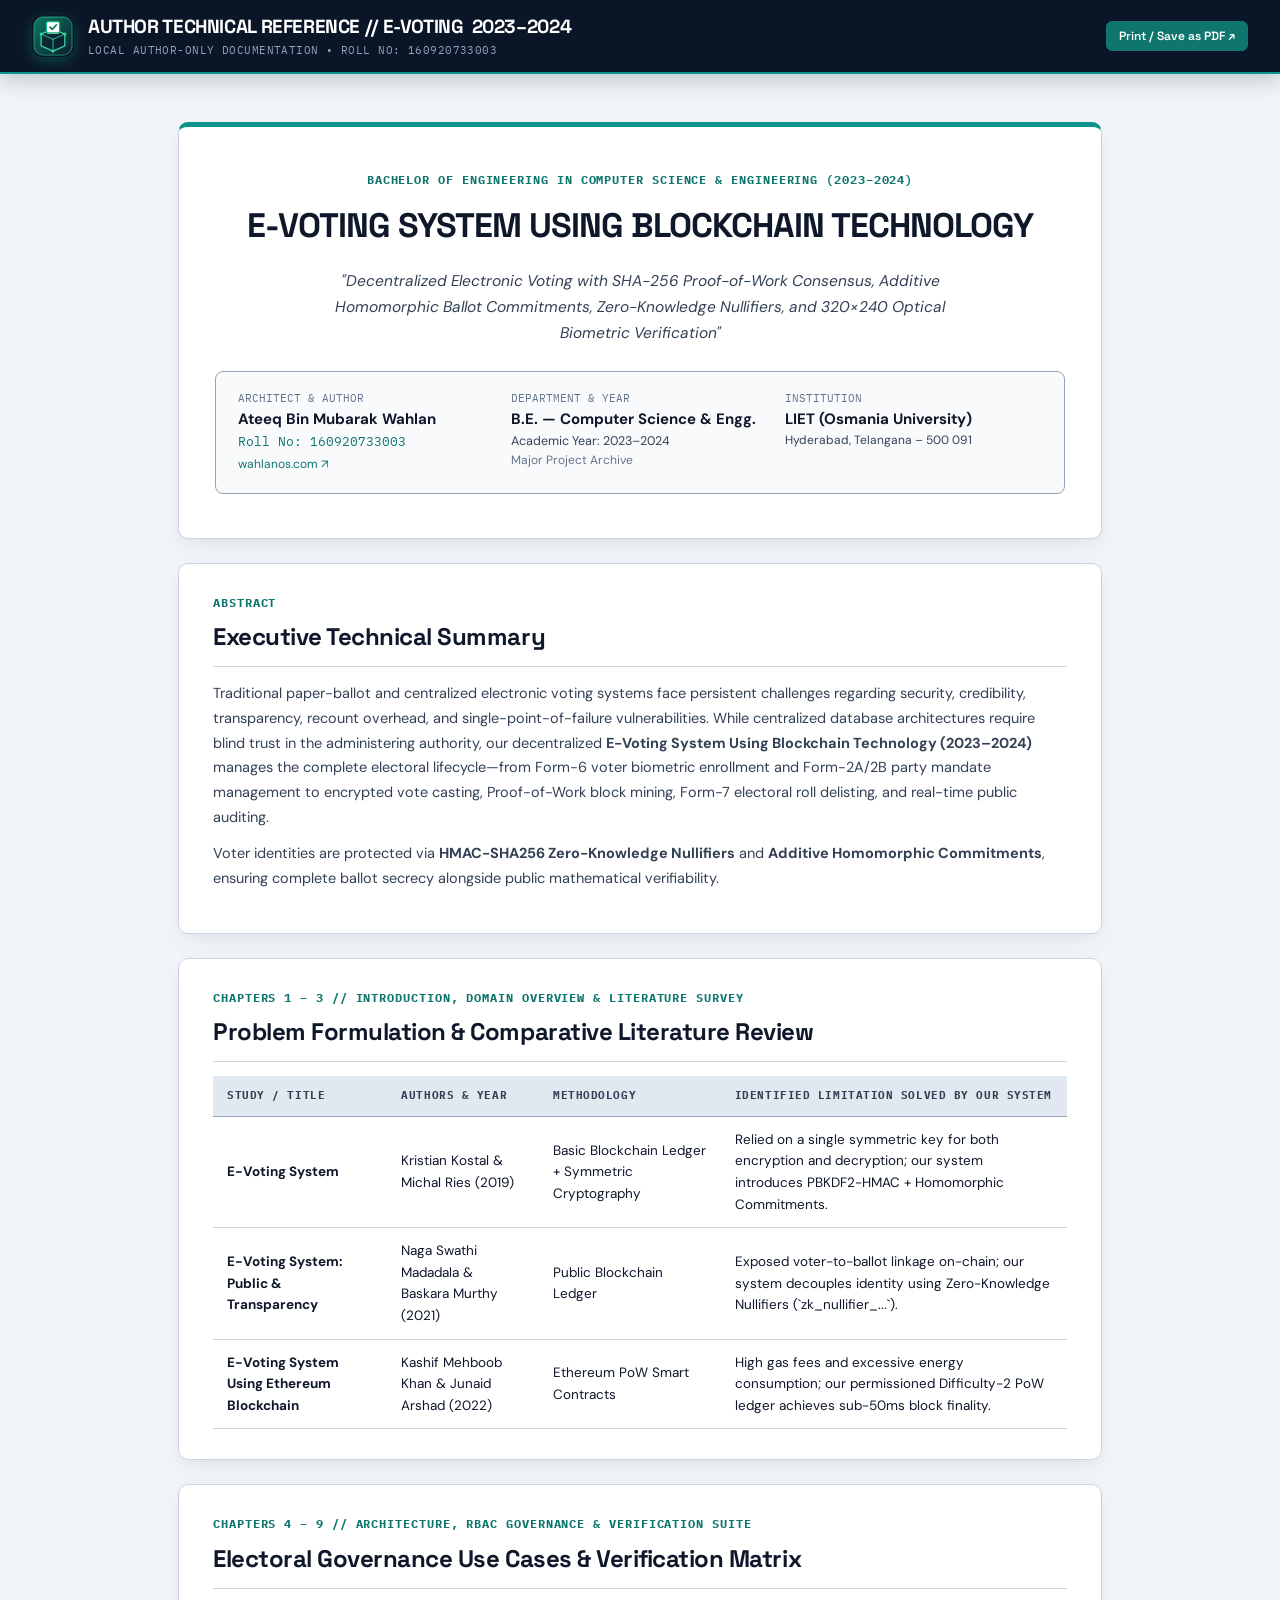
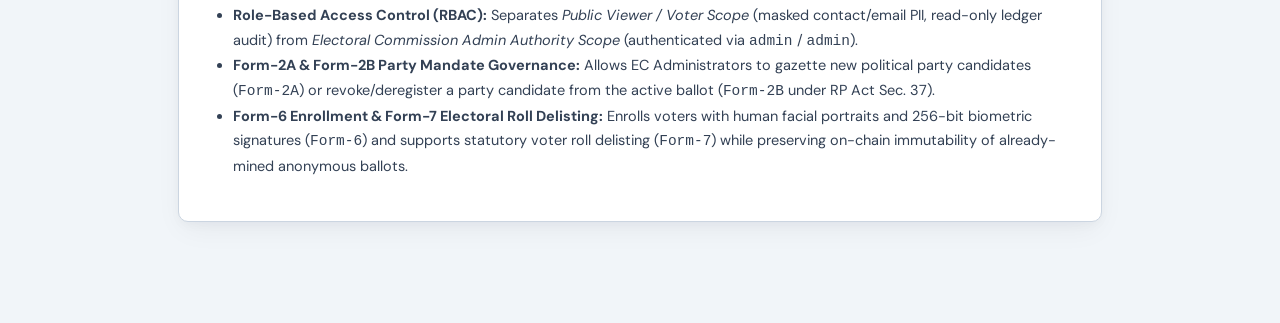
<file: PROJECT_MONOGRAPH.html>
<!DOCTYPE html>
<html lang="en">
<head>
  <meta charset="UTF-8" />
  <meta name="viewport" content="width=device-width, initial-scale=1.0" />
  <title>Author Reference Document // E-Voting System Using Blockchain Technology (2023–2024) — Ateeq Bin Mubarak Wahlan (160920733003)</title>
  <link rel="preconnect" href="https://fonts.googleapis.com">
  <link rel="preconnect" href="https://fonts.gstatic.com" crossorigin>
  <link href="https://fonts.googleapis.com/css2?family=DM+Sans:wght@400;500;600;700&family=IBM+Plex+Mono:wght@400;600&family=Space+Grotesk:wght@600;700&display=swap" rel="stylesheet">
  <style id="inlined-wahlanos-evoting-css">
/* ============================================================================
   CIVICCHAIN // E-VOTING SYSTEM USING BLOCKCHAIN TECHNOLOGY
   Independent Electoral & Cryptographic Design System
   Architect: Ateeq Bin Mubarak Wahlan (Roll No: 160920733003)
   Institution: LIET (Osmania University ’23) | WahlanOS.com
   ============================================================================ */

:root {
  --bg-page: #F1F5F9;
  --bg-surface: #FFFFFF;
  --bg-subtle: #E2E8F0;
  --bg-elevated: #F8FAFC;
  --bg-navy: #0B1528;
  --bg-navy-card: #111F38;
  --ink-primary: #0F172A;
  --ink-secondary: #334155;
  --ink-muted: #64748B;
  --primary: #0D9488;
  --primary-dark: #0F766E;
  --primary-soft: rgba(13, 148, 136, 0.10);
  --primary-border: rgba(13, 148, 136, 0.30);
  --indigo: #1D4ED8;
  --indigo-soft: rgba(29, 78, 216, 0.09);
  --emerald: #059669;
  --emerald-soft: rgba(5, 150, 105, 0.12);
  --crimson: #DC2626;
  --crimson-soft: rgba(220, 38, 38, 0.10);
  --amber: #D97706;
  --amber-soft: rgba(217, 119, 6, 0.12);
  --border-hairline: #CBD5E1;
  --border-strong: #94A3B8;
  --radius-sm: 6px;
  --radius-md: 10px;
  --radius-lg: 14px;
  --shadow-card: 0 10px 30px -5px rgba(15, 23, 42, 0.06), 0 4px 12px -2px rgba(15, 23, 42, 0.04);
  --shadow-modal: 0 24px 60px rgba(11, 21, 40, 0.38);
  --font-display: 'Space Grotesk', -apple-system, BlinkMacSystemFont, sans-serif;
  --font-sans: 'DM Sans', -apple-system, BlinkMacSystemFont, 'Segoe UI', Roboto, sans-serif;
  --font-mono: 'IBM Plex Mono', 'SFMono-Regular', Menlo, Consolas, monospace;
}

* {
  box-sizing: border-box;
  margin: 0;
  padding: 0;
}

html, body {
  background-color: var(--bg-page);
  color: var(--ink-primary);
  font-family: var(--font-sans);
  line-height: 1.6;
  -webkit-font-smoothing: antialiased;
}

h1, h2, h3, h4, .brand-wordmark, .nav-tab, .kpi-value, .btn-primary, .btn-secondary, .btn-danger {
  font-family: var(--font-display);
}

a {
  color: var(--primary-dark);
  text-decoration: none;
  transition: all 0.18s ease;
}

a:hover {
  color: var(--indigo);
}

/* ============================================================================
   TOP COMMAND HEADER (Clean Horizontal Layout)
   ============================================================================ */
.top-nav {
  position: sticky;
  top: 0;
  z-index: 100;
  background: var(--bg-navy);
  color: #F8FAFC;
  border-bottom: 2px solid var(--primary);
  padding: 0 32px;
  height: 74px;
  display: flex;
  align-items: center;
  justify-content: space-between;
  box-shadow: 0 6px 20px rgba(11, 21, 40, 0.22);
}

.brand-cluster {
  display: flex;
  align-items: center;
  gap: 14px;
}

.evoting-logo-img {
  width: 42px;
  height: 42px;
  border-radius: 10px;
  box-shadow: 0 4px 14px rgba(16, 185, 129, 0.32);
  flex-shrink: 0;
}

.brand-title-wrap {
  display: flex;
  flex-direction: column;
}

.brand-wordmark {
  font-weight: 700;
  font-size: 19px;
  letter-spacing: -0.02em;
  color: #FFFFFF;
  display: flex;
  align-items: center;
  gap: 8px;
}

.brand-subtitle {
  font-family: var(--font-mono);
  font-size: 11px;
  color: #94A3B8;
  letter-spacing: 0.04em;
}

.header-controls {
  display: flex;
  align-items: center;
  gap: 12px;
}

.role-scope-pill {
  display: inline-flex;
  align-items: center;
  gap: 8px;
  padding: 7px 14px;
  border-radius: 999px;
  font-family: var(--font-mono);
  font-size: 11.5px;
  font-weight: 600;
  cursor: pointer;
  border: 1px solid rgba(148, 163, 184, 0.35);
  background: rgba(255, 255, 255, 0.07);
  color: #E2E8F0;
  transition: all 0.18s ease;
}

.role-scope-pill:hover {
  border-color: #34D399;
  background: rgba(16, 185, 129, 0.15);
}

.role-scope-pill.admin-unlocked {
  background: rgba(16, 185, 129, 0.2);
  border-color: #10B981;
  color: #6EE7B7;
}

.nav-cta {
  padding: 8px 15px;
  font-family: var(--font-mono);
  font-size: 12px;
  font-weight: 600;
  color: #F8FAFC;
  border: 1px solid rgba(148, 163, 184, 0.35);
  border-radius: var(--radius-sm);
  display: inline-flex;
  align-items: center;
  gap: 6px;
  background: rgba(255, 255, 255, 0.05);
}

.nav-cta:hover {
  border-color: #34D399;
  color: #34D399;
  background: rgba(16, 185, 129, 0.1);
}

/* ============================================================================
   TELEMETRY STATUS STRIP & HORIZONTAL NAVIGATION RIBBON
   ============================================================================ */
.status-strip {
  padding: 9px 32px;
  border-bottom: 1px solid var(--border-hairline);
  display: flex;
  align-items: center;
  justify-content: space-between;
  font-family: var(--font-mono);
  font-size: 11px;
  letter-spacing: 0.06em;
  text-transform: uppercase;
  color: var(--ink-secondary);
  background: #E2E8F0;
}

.status-pill {
  display: inline-flex;
  align-items: center;
  gap: 8px;
}

.pulse-dot {
  width: 8px;
  height: 8px;
  border-radius: 50%;
  background: var(--primary);
  box-shadow: 0 0 0 4px rgba(13, 148, 136, 0.22);
  animation: pulseGlow 2s infinite;
}

@keyframes pulseGlow {
  0%, 100% { transform: scale(1); opacity: 1; }
  50% { transform: scale(1.25); opacity: 0.75; }
}

.nav-ribbon-bar {
  background: var(--bg-surface);
  border-bottom: 1px solid var(--border-hairline);
  padding: 12px 32px;
  position: sticky;
  top: 74px;
  z-index: 90;
  box-shadow: 0 4px 12px rgba(15, 23, 42, 0.03);
}

.nav-links {
  max-width: 1320px;
  margin: 0 auto;
  display: flex;
  align-items: center;
  gap: 10px;
  flex-wrap: wrap;
}

.nav-tab {
  background: var(--bg-elevated);
  border: 1px solid var(--border-hairline);
  padding: 9px 16px;
  font-size: 13.5px;
  font-weight: 600;
  color: var(--ink-secondary);
  border-radius: var(--radius-sm);
  cursor: pointer;
  transition: all 0.16s ease;
  display: inline-flex;
  align-items: center;
  gap: 7px;
}

.nav-tab:hover {
  color: var(--ink-primary);
  border-color: var(--primary);
  background: var(--primary-soft);
}

.nav-tab.active {
  color: #FFFFFF;
  background: var(--primary-dark);
  border-color: var(--primary-dark);
  box-shadow: 0 4px 12px rgba(15, 118, 110, 0.25);
}

/* ============================================================================
   MAIN CONTAINER & OVERVIEW HERO WITH BALANCED LEFT & RIGHT CARDS
   ============================================================================ */
.main-container {
  max-width: 1320px;
  margin: 0 auto;
  padding: 32px 32px 72px;
}

.hero-grid {
  display: grid;
  grid-template-columns: 1.08fr 1.12fr;
  gap: 28px;
  align-items: stretch;
  padding-bottom: 32px;
  border-bottom: 1px solid var(--border-hairline);
  margin-bottom: 28px;
}

.hero-left-card {
  background: var(--bg-surface);
  border: 1px solid var(--border-hairline);
  border-top: 4px solid var(--primary);
  border-radius: var(--radius-lg);
  padding: 28px 30px;
  box-shadow: var(--shadow-card);
  display: flex;
  flex-direction: column;
  justify-content: space-between;
  gap: 18px;
}

.hero-kicker {
  display: inline-flex;
  align-items: center;
  gap: 8px;
  font-family: var(--font-mono);
  font-size: 11px;
  color: var(--primary-dark);
  background: var(--primary-soft);
  border: 1px solid var(--primary-border);
  padding: 5px 12px;
  border-radius: 999px;
  margin-bottom: 12px;
  font-weight: 600;
  width: fit-content;
}

.hero-title {
  font-size: 40px;
  line-height: 1.08;
  font-weight: 700;
  letter-spacing: -0.03em;
  margin-bottom: 12px;
  color: var(--ink-primary);
}

.hero-title .teal-accent {
  color: var(--primary-dark);
  display: block;
}

.hero-lead {
  font-size: 14.8px;
  color: var(--ink-secondary);
  margin-bottom: 16px;
  line-height: 1.62;
}

.hero-spec-grid {
  display: grid;
  grid-template-columns: repeat(2, 1fr);
  gap: 10px;
  margin-bottom: 16px;
}

.hero-spec-item {
  background: var(--bg-elevated);
  border: 1px solid var(--border-hairline);
  border-left: 3px solid var(--primary);
  border-radius: 6px;
  padding: 8px 12px;
}

.hero-spec-item .spec-kicker {
  font-family: var(--font-mono);
  font-size: 10px;
  color: var(--ink-muted);
  text-transform: uppercase;
  letter-spacing: 0.05em;
}

.hero-spec-item .spec-val {
  font-family: var(--font-display);
  font-size: 13px;
  font-weight: 700;
  color: var(--ink-primary);
}

.hero-meta-strip {
  display: grid;
  grid-template-columns: repeat(3, 1fr);
  gap: 8px;
  font-family: var(--font-mono);
  font-size: 11px;
}

.meta-chip {
  background: var(--bg-elevated);
  border: 1px solid var(--border-hairline);
  padding: 7px 10px;
  border-radius: 6px;
  color: var(--ink-secondary);
  white-space: nowrap;
  overflow: hidden;
  text-overflow: ellipsis;
}

.hero-actions {
  display: flex;
  flex-wrap: nowrap;
  gap: 8px;
  align-items: center;
}

/* Buttons */
.btn-primary {
  background: var(--primary-dark);
  color: #FFFFFF;
  border: 1px solid var(--primary-dark);
  padding: 10px 16px;
  font-size: 13px;
  font-weight: 600;
  border-radius: var(--radius-sm);
  cursor: pointer;
  display: inline-flex;
  align-items: center;
  justify-content: center;
  gap: 6px;
  white-space: nowrap;
  transition: all 0.16s ease;
}

.btn-primary:hover {
  background: #115E59;
  color: #FFFFFF;
  transform: translateY(-1px);
}

.btn-secondary {
  background: var(--bg-surface);
  color: var(--ink-primary);
  border: 1px solid var(--border-strong);
  padding: 10px 14px;
  font-size: 13px;
  font-weight: 600;
  border-radius: var(--radius-sm);
  cursor: pointer;
  display: inline-flex;
  align-items: center;
  justify-content: center;
  gap: 6px;
  white-space: nowrap;
  transition: all 0.16s ease;
}

.btn-secondary:hover {
  border-color: var(--primary-dark);
  color: var(--primary-dark);
  background: var(--primary-soft);
}

.btn-danger {
  background: var(--crimson-soft);
  color: var(--crimson);
  border: 1px solid rgba(220, 38, 38, 0.35);
  padding: 8px 14px;
  font-size: 12.5px;
  font-weight: 600;
  border-radius: var(--radius-sm);
  cursor: pointer;
  display: inline-flex;
  align-items: center;
  gap: 6px;
  transition: all 0.15s ease;
}

.btn-danger:hover {
  background: var(--crimson);
  color: #FFFFFF;
}

.btn-sm {
  padding: 6px 12px;
  font-size: 12px;
}

/* ============================================================================
   FULL-BLEED INTERACTIVE ATOMIC CONSENSUS REACTOR CARD (Zero Dead Space)
   ============================================================================ */
.blueprint-card {
  background: var(--bg-navy);
  color: #F8FAFC;
  border: 1px solid #1E293B;
  border-top: 4px solid #10B981;
  border-radius: var(--radius-lg);
  padding: 18px 20px;
  box-shadow: var(--shadow-card);
  display: flex;
  flex-direction: column;
  justify-content: space-between;
  gap: 10px;
}

.blueprint-header {
  display: flex;
  align-items: center;
  justify-content: space-between;
  font-family: var(--font-mono);
  font-size: 11px;
  letter-spacing: 0.05em;
  text-transform: uppercase;
  color: #94A3B8;
  white-space: nowrap;
  gap: 12px;
}

.orbit-status-cluster {
  display: inline-flex;
  align-items: center;
  gap: 10px;
  white-space: nowrap;
  flex-shrink: 0;
}

.orbit-state-badge {
  display: inline-flex;
  align-items: center;
  gap: 6px;
  font-weight: 700;
  font-size: 11px;
  white-space: nowrap;
}

.orbit-state-badge.live {
  color: #34D399;
}

.orbit-state-badge.paused {
  color: #F87171;
}

.orbit-dot {
  width: 8px;
  height: 8px;
  border-radius: 50%;
  display: inline-block;
}

.orbit-dot.live {
  background: #10B981;
  box-shadow: 0 0 8px #10B981;
  animation: blinkLiveOrbit 1.15s ease-in-out infinite;
}

.orbit-dot.paused {
  background: #EF4444;
  box-shadow: 0 0 8px #EF4444;
}

@keyframes blinkLiveOrbit {
  0%, 100% { opacity: 1; transform: scale(1); }
  50% { opacity: 0.25; transform: scale(0.85); }
}

.orbit-toggle-btn {
  background: rgba(255, 255, 255, 0.08);
  border: 1px solid rgba(148, 163, 184, 0.32);
  color: #E2E8F0;
  font-family: var(--font-mono);
  font-size: 10.5px;
  font-weight: 600;
  padding: 4px 10px;
  border-radius: 5px;
  cursor: pointer;
  white-space: nowrap;
  display: inline-flex;
  align-items: center;
  gap: 5px;
  transition: all 0.15s ease;
}

.orbit-toggle-btn:hover {
  border-color: #34D399;
  color: #FFFFFF;
}

.atomic-canvas-wrap {
  flex: 1;
  min-height: 356px;
  background-color: #070F1E;
  background-image:
    radial-gradient(circle at center, rgba(16, 185, 129, 0.18) 0%, transparent 68%),
    linear-gradient(to right, rgba(148, 163, 184, 0.06) 1px, transparent 1px),
    linear-gradient(to bottom, rgba(148, 163, 184, 0.06) 1px, transparent 1px);
  background-size: 100% 100%, 26px 26px, 26px 26px;
  border: 1px solid #1E293B;
  border-radius: var(--radius-md);
  position: relative;
  overflow: hidden;
  display: flex;
  align-items: center;
  justify-content: center;
}

#atomicConsensusCanvas {
  width: 100%;
  height: 100%;
  display: block;
  cursor: pointer;
}

.atomic-compact-bar {
  background: rgba(15, 23, 42, 0.92);
  border: 1px solid rgba(52, 211, 153, 0.30);
  border-radius: 6px;
  padding: 8px 13px;
  font-family: var(--font-mono);
  font-size: 11.5px;
  color: #E2E8F0;
  display: flex;
  align-items: center;
  justify-content: space-between;
  gap: 10px;
}

/* ============================================================================
   KPI TELEMETRY ROW
   ============================================================================ */
.kpi-grid {
  display: grid;
  grid-template-columns: repeat(4, 1fr);
  gap: 16px;
  margin-bottom: 28px;
}

.kpi-card {
  background: var(--bg-surface);
  border: 1px solid var(--border-hairline);
  border-left: 4px solid var(--primary);
  border-radius: var(--radius-md);
  padding: 18px 20px;
  box-shadow: var(--shadow-card);
}

.kpi-label {
  font-family: var(--font-mono);
  font-size: 11px;
  text-transform: uppercase;
  letter-spacing: 0.07em;
  color: var(--ink-muted);
  margin-bottom: 6px;
}

.kpi-value {
  font-size: 27px;
  font-weight: 700;
  letter-spacing: -0.02em;
  color: var(--ink-primary);
}

.kpi-sub {
  font-size: 12.5px;
  color: var(--ink-secondary);
  margin-top: 4px;
}

/* ============================================================================
   TAB PANELS, CARDS & GRIDS
   ============================================================================ */
.tab-panel {
  display: none;
}

.tab-panel.active {
  display: block;
}

.two-col-grid {
  display: grid;
  grid-template-columns: 1fr 1fr;
  gap: 24px;
  margin-bottom: 24px;
}

.three-col-grid {
  display: grid;
  grid-template-columns: repeat(3, 1fr);
  gap: 20px;
  margin-bottom: 24px;
}

.panel-card {
  background: var(--bg-surface);
  border: 1px solid var(--border-hairline);
  border-radius: var(--radius-md);
  padding: 24px;
  box-shadow: var(--shadow-card);
  margin-bottom: 24px;
  position: relative;
}

.panel-header {
  display: flex;
  align-items: center;
  justify-content: space-between;
  gap: 12px;
  margin-bottom: 18px;
  padding-bottom: 12px;
  border-bottom: 1px solid var(--border-hairline);
  flex-wrap: wrap;
}

.panel-title {
  font-size: 18px;
  font-weight: 700;
  letter-spacing: -0.02em;
  color: var(--ink-primary);
}

.panel-tag {
  font-family: var(--font-mono);
  font-size: 11px;
  text-transform: uppercase;
  letter-spacing: 0.06em;
  padding: 4px 10px;
  border-radius: 999px;
  background: var(--primary-soft);
  color: var(--primary-dark);
  border: 1px solid var(--primary-border);
  font-weight: 600;
}

/* Role-Based Lock Banner */
.rbac-lock-banner {
  background: linear-gradient(90deg, rgba(15, 23, 42, 0.96), rgba(30, 41, 59, 0.96));
  color: #F8FAFC;
  border: 1px solid #334155;
  border-left: 4px solid var(--amber);
  border-radius: var(--radius-md);
  padding: 14px 18px;
  margin-bottom: 18px;
  display: flex;
  align-items: center;
  justify-content: space-between;
  gap: 16px;
  flex-wrap: wrap;
}

/* Forms & Custom Styled Dropdown Select */
.form-group {
  margin-bottom: 14px;
}

.form-label {
  display: block;
  font-size: 12.5px;
  font-weight: 600;
  color: var(--ink-secondary);
  margin-bottom: 6px;
}

.form-input {
  width: 100%;
  padding: 11px 14px;
  border: 1px solid var(--border-strong);
  border-radius: var(--radius-sm);
  font-family: var(--font-sans);
  font-size: 14px;
  background: var(--bg-elevated);
  color: var(--ink-primary);
  transition: all 0.15s ease;
}

.form-select {
  width: 100%;
  padding: 11px 44px 11px 14px;
  border: 1px solid var(--border-strong);
  border-radius: var(--radius-sm);
  font-family: var(--font-sans);
  font-size: 14px;
  font-weight: 500;
  background-color: var(--bg-elevated);
  color: var(--ink-primary);
  appearance: none;
  -webkit-appearance: none;
  -moz-appearance: none;
  background-image: url("data:image/svg+xml,%3Csvg xmlns='http://www.w3.org/2000/svg' width='16' height='16' viewBox='0 0 24 24' fill='none' stroke='%230F766E' stroke-width='2.4' stroke-linecap='round' stroke-linejoin='round'%3E%3Cpolyline points='6 9 12 15 18 9'%3E%3C/polyline%3E%3C/svg%3E");
  background-repeat: no-repeat;
  background-position: right 14px center;
  background-size: 16px 16px;
  cursor: pointer;
  transition: all 0.15s ease;
}

.form-input:focus, .form-select:focus {
  outline: none;
  border-color: var(--primary);
  background-color: #FFFFFF;
  box-shadow: 0 0 0 3px var(--primary-soft);
}

/* Party Roster Grid */
.party-grid {
  display: grid;
  grid-template-columns: repeat(auto-fill, minmax(285px, 1fr));
  gap: 18px;
}

.party-card {
  background: var(--bg-elevated);
  border: 1px solid var(--border-hairline);
  border-radius: var(--radius-md);
  padding: 18px;
  display: flex;
  flex-direction: column;
  justify-content: space-between;
  transition: transform 0.16s ease, border-color 0.16s ease, box-shadow 0.16s ease;
}

.party-card:hover {
  transform: translateY(-2px);
  border-color: var(--primary);
  box-shadow: var(--shadow-card);
  background: #FFFFFF;
}

.party-card-top {
  display: flex;
  align-items: center;
  gap: 14px;
  margin-bottom: 12px;
}

.party-symbol-img {
  width: 60px;
  height: 60px;
  border-radius: 50%;
  object-fit: contain;
  background: #FFFFFF;
  border: 1px solid var(--border-hairline);
  padding: 5px;
  flex-shrink: 0;
}

.party-code-badge {
  font-family: var(--font-mono);
  font-size: 11px;
  font-weight: 600;
  padding: 2px 8px;
  border-radius: 4px;
  background: var(--primary-soft);
  color: var(--primary-dark);
  display: inline-block;
  margin-bottom: 4px;
}

/* Human Voter Profile Cards & Avatars */
.voter-avatar-thumb {
  width: 46px;
  height: 46px;
  border-radius: 50%;
  object-fit: cover;
  border: 2px solid var(--primary);
  flex-shrink: 0;
  background: #0B1528;
}

.voter-booth-grid {
  display: grid;
  grid-template-columns: repeat(auto-fill, minmax(235px, 1fr));
  gap: 14px;
  margin-bottom: 20px;
}

.voter-profile-card {
  background: var(--bg-elevated);
  border: 1px solid var(--border-hairline);
  border-radius: var(--radius-md);
  padding: 14px;
  display: flex;
  flex-direction: column;
  justify-content: space-between;
  gap: 10px;
  cursor: pointer;
  transition: all 0.16s ease;
}

.voter-profile-card:hover, .voter-profile-card.selected {
  border-color: var(--primary);
  background: #FFFFFF;
  box-shadow: 0 6px 18px rgba(13, 148, 136, 0.12);
}

/* Tables */
.data-table-wrap {
  overflow-x: auto;
}

.data-table {
  width: 100%;
  border-collapse: collapse;
  font-size: 13.5px;
}

.data-table th {
  text-align: left;
  padding: 11px 14px;
  font-family: var(--font-mono);
  font-size: 11px;
  text-transform: uppercase;
  letter-spacing: 0.05em;
  color: var(--ink-secondary);
  background: var(--bg-subtle);
  border-bottom: 1px solid var(--border-strong);
}

.data-table td {
  padding: 12px 14px;
  border-bottom: 1px solid var(--border-hairline);
  vertical-align: middle;
}

.reticle-overlay {
  position: absolute;
  inset: 14px;
  border: 1.5px dashed rgba(52, 211, 153, 0.8);
  border-radius: 8px;
  pointer-events: none;
  display: flex;
  align-items: flex-end;
  justify-content: space-between;
  padding: 8px 10px;
  font-family: var(--font-mono);
  font-size: 10px;
  color: #6EE7B7;
  background: linear-gradient(to top, rgba(8, 16, 32, 0.82) 0%, transparent 35%);
}

/* Laser Scan Line Animation for Popup */
.laser-scan-line {
  position: absolute;
  left: 0;
  right: 0;
  height: 3px;
  background: linear-gradient(90deg, transparent, #10B981, #34D399, #10B981, transparent);
  box-shadow: 0 0 14px 3px rgba(16, 185, 129, 0.85);
  z-index: 10;
  display: none;
}

.laser-scan-line.scanning {
  display: block;
  animation: scanSweep 1.35s ease-in-out infinite;
}

@keyframes scanSweep {
  0% { top: 8%; }
  50% { top: 88%; }
  100% { top: 8%; }
}

/* Receipt Banner */
.receipt-banner {
  background: var(--bg-navy);
  border-left: 5px solid #10B981;
  color: #F8FAFC;
  padding: 18px 22px;
  border-radius: var(--radius-md);
  font-family: var(--font-mono);
  font-size: 12.5px;
  line-height: 1.7;
  margin-top: 18px;
  word-break: break-all;
}

/* Blockchain Block Cards */
.block-chain-list {
  display: flex;
  flex-direction: column;
  gap: 16px;
}

.block-card {
  background: var(--bg-surface);
  border: 1px solid var(--border-strong);
  border-left: 5px solid var(--primary);
  border-radius: var(--radius-md);
  padding: 18px 20px;
}

.block-card.tampered {
  border-left-color: var(--crimson);
  background: #FEF2F2;
}

.hash-mono {
  font-family: var(--font-mono);
  font-size: 12px;
  background: var(--bg-subtle);
  padding: 4px 8px;
  border-radius: 4px;
  word-break: break-all;
}

/* ============================================================================
   POPUP MODALS (Biometric Scanner, 5-Sec Vote Confirmation Popup, Admin Login)
   ============================================================================ */
.modal-backdrop {
  position: fixed;
  inset: 0;
  z-index: 500;
  background: rgba(11, 21, 40, 0.74);
  backdrop-filter: blur(6px);
  display: none;
  align-items: center;
  justify-content: center;
  padding: 20px;
}

.modal-backdrop.open {
  display: flex;
}

.modal-card {
  background: var(--bg-surface);
  border: 1px solid var(--border-strong);
  border-top: 5px solid var(--primary);
  border-radius: var(--radius-lg);
  max-width: 820px;
  width: 100%;
  max-height: 92vh;
  overflow-y: auto;
  box-shadow: var(--shadow-modal);
  padding: 26px 28px;
}

.modal-portrait-stage {
  position: relative;
  width: 100%;
  height: 270px;
  background: #081020;
  border-radius: var(--radius-md);
  overflow: hidden;
  border: 2px solid var(--primary);
  display: flex;
  align-items: center;
  justify-content: center;
}

.modal-portrait-stage img,
.modal-portrait-stage video,
.modal-portrait-stage canvas {
  width: 100%;
  height: 100%;
  object-fit: cover;
  display: block;
}

/* Vote Cast Confirmation Modal Styles (5-Second Auto-Closing Timer) */
.vote-confirm-hero {
  display: flex;
  align-items: center;
  justify-content: center;
  gap: 22px;
  background: var(--bg-elevated);
  border: 1px solid var(--border-hairline);
  border-radius: var(--radius-md);
  padding: 20px 24px;
  margin-bottom: 18px;
  flex-wrap: wrap;
}

.vote-confirm-party-emblem {
  width: 88px;
  height: 88px;
  border-radius: 50%;
  object-fit: contain;
  background: #FFFFFF;
  border: 3px solid var(--primary);
  padding: 8px;
  box-shadow: 0 8px 24px rgba(13, 148, 136, 0.22);
  flex-shrink: 0;
}

.vote-timer-track {
  width: 100%;
  height: 6px;
  background: var(--bg-subtle);
  border-radius: 999px;
  overflow: hidden;
  margin-top: 14px;
}

.vote-timer-fill {
  height: 100%;
  width: 100%;
  background: linear-gradient(90deg, var(--primary), #10B981);
  border-radius: 999px;
  transition: width 1s linear;
}

/* ============================================================================
   STRUCTURED ARCHITECTURAL FOOTER (No Source Repo Button, Clean Hierarchy)
   ============================================================================ */
.site-footer {
  border-top: 2px solid var(--border-hairline);
  padding: 40px 32px 34px;
  margin-top: 64px;
  background: var(--bg-navy);
  color: #E2E8F0;
}

.footer-inner {
  max-width: 1120px;
  margin: 0 auto;
  display: flex;
  flex-direction: column;
  align-items: center;
  text-align: center;
  gap: 16px;
}

.footer-brand-row {
  display: inline-flex;
  align-items: center;
  gap: 12px;
  background: rgba(255, 255, 255, 0.05);
  border: 1px solid rgba(148, 163, 184, 0.22);
  padding: 8px 20px;
  border-radius: 999px;
}

.footer-attribution-card {
  display: flex;
  flex-direction: column;
  align-items: center;
  gap: 8px;
  padding: 14px 26px;
  background: rgba(255, 255, 255, 0.03);
  border: 1px solid rgba(148, 163, 184, 0.16);
  border-radius: var(--radius-md);
}

.footer-architect-line {
  font-family: var(--font-display);
  font-size: 15.5px;
  color: #FFFFFF;
  font-weight: 600;
  letter-spacing: -0.01em;
}

.footer-credentials-row {
  display: flex;
  flex-wrap: wrap;
  justify-content: center;
  align-items: center;
  gap: 10px;
  font-family: var(--font-mono);
  font-size: 12px;
  color: #CBD5E1;
}

.footer-cred-pill {
  background: rgba(15, 23, 42, 0.75);
  border: 1px solid rgba(148, 163, 184, 0.25);
  padding: 4px 11px;
  border-radius: 6px;
}

.footer-meta-grid {
  display: flex;
  flex-wrap: wrap;
  justify-content: center;
  gap: 10px 20px;
  font-family: var(--font-mono);
  font-size: 11.5px;
  color: #94A3B8;
}

.footer-links-row {
  display: flex;
  flex-wrap: wrap;
  justify-content: center;
  gap: 12px;
  margin-top: 2px;
}

.footer-link-pill {
  padding: 7px 18px;
  border-radius: 999px;
  background: rgba(13, 148, 136, 0.18);
  border: 1px solid rgba(52, 211, 153, 0.38);
  color: #6EE7B7;
  font-family: var(--font-mono);
  font-size: 12px;
  font-weight: 600;
}

.footer-link-pill:hover {
  background: #0D9488;
  color: #FFFFFF;
}

@media (max-width: 980px) {
  .hero-grid, .two-col-grid, .three-col-grid, .kpi-grid, .hero-meta-strip {
    grid-template-columns: 1fr;
  }
  .hero-actions {
    flex-wrap: wrap;
  }
  .hero-title {
    font-size: 34px;
  }
  .top-nav {
    height: auto;
    padding: 14px 20px;
    flex-direction: column;
    gap: 12px;
  }
  .nav-ribbon-bar {
    top: 0;
    position: relative;
  }
}

</style>
  <style>
    .mono-container { max-width: 980px; margin: 0 auto; padding: 48px 28px 80px; }
    .chapter-card { background: #FFFFFF; border: 1px solid var(--border-hairline); border-radius: 10px; padding: 30px 34px; margin-bottom: 24px; box-shadow: var(--shadow-card); }
    .chapter-kicker { font-family: var(--font-mono); font-size: 11.5px; color: var(--primary-dark); text-transform: uppercase; letter-spacing: 0.08em; font-weight: 700; margin-bottom: 6px; }
    .chapter-title { font-size: 24px; font-weight: 700; letter-spacing: -0.02em; margin-bottom: 14px; padding-bottom: 10px; border-bottom: 1px solid var(--border-hairline); }
    .chapter-card p { font-size: 14.5px; color: var(--ink-secondary); margin-bottom: 12px; line-height: 1.7; }
    .chapter-card ul, .chapter-card ol { padding-left: 20px; color: var(--ink-secondary); font-size: 14.5px; line-height: 1.7; margin-bottom: 12px; }
    @media print { .top-nav, .no-print { display: none !important; } body { background: #FFFFFF; } .chapter-card { box-shadow: none; break-inside: avoid; } }
  </style>
</head>
<body>
  <header class="top-nav no-print">
    <div class="brand-cluster">
      <img src="[data-uri]" alt="CivicChain Logo" class="evoting-logo-img" />
      <div class="brand-title-wrap">
        <div class="brand-wordmark">
          <span>AUTHOR TECHNICAL REFERENCE // E-VOTING</span>
          <span class="accent-pill">2023–2024</span>
        </div>
        <div class="brand-subtitle">LOCAL AUTHOR-ONLY DOCUMENTATION • ROLL NO: 160920733003</div>
      </div>
    </div>
    <div class="header-controls">
      <button onclick="window.print()" class="btn-primary btn-sm">Print / Save as PDF ↗</button>
    </div>
  </header>

  <main class="mono-container">
    <!-- Title Page Card -->
    <div class="chapter-card" style="border-top: 5px solid var(--primary); text-align: center; padding: 44px 36px;">
      <div class="chapter-kicker">BACHELOR OF ENGINEERING IN COMPUTER SCIENCE &amp; ENGINEERING (2023–2024)</div>
      <h1 style="font-size:34px;font-weight:700;letter-spacing:-0.03em;margin:10px 0 14px;">
        E-VOTING SYSTEM USING BLOCKCHAIN TECHNOLOGY
      </h1>
      <p style="font-size:15.5px;color:var(--ink-secondary);max-width:680px;margin:0 auto 24px;">
        <em>"Decentralized Electronic Voting with SHA-256 Proof-of-Work Consensus, Additive Homomorphic Ballot Commitments, Zero-Knowledge Nullifiers, and 320×240 Optical Biometric Verification"</em>
      </p>
      <div style="display:grid;grid-template-columns:repeat(3,1fr);gap:16px;text-align:left;background:var(--bg-elevated);padding:18px 22px;border-radius:8px;border:1px solid var(--border-strong);">
        <div>
          <div style="font-family:var(--font-mono);font-size:11px;color:var(--ink-muted);">ARCHITECT &amp; AUTHOR</div>
          <div style="font-weight:700;font-size:15px;">Ateeq Bin Mubarak Wahlan</div>
          <div style="font-family:var(--font-mono);font-size:12.5px;color:var(--primary-dark);">Roll No: 160920733003</div>
          <div style="font-size:12px;margin-top:4px;"><a href="https://wahlanos.com" target="_blank">wahlanos.com ↗</a></div>
        </div>
        <div>
          <div style="font-family:var(--font-mono);font-size:11px;color:var(--ink-muted);">DEPARTMENT &amp; YEAR</div>
          <div style="font-weight:700;font-size:15px;">B.E. — Computer Science &amp; Engg.</div>
          <div style="font-size:12.5px;color:var(--ink-secondary);">Academic Year: 2023–2024</div>
          <div style="font-size:12px;color:var(--ink-muted);">Major Project Archive</div>
        </div>
        <div>
          <div style="font-family:var(--font-mono);font-size:11px;color:var(--ink-muted);">INSTITUTION</div>
          <div style="font-weight:700;font-size:15px;">LIET (Osmania University)</div>
          <div style="font-size:12px;color:var(--ink-secondary);">Hyderabad, Telangana – 500 091</div>
        </div>
      </div>
    </div>

    <!-- Abstract -->
    <div class="chapter-card">
      <div class="chapter-kicker">ABSTRACT</div>
      <h2 class="chapter-title">Executive Technical Summary</h2>
      <p>
        Traditional paper-ballot and centralized electronic voting systems face persistent challenges regarding security, credibility, transparency, recount overhead, and single-point-of-failure vulnerabilities. While centralized database architectures require blind trust in the administering authority, our decentralized <strong>E-Voting System Using Blockchain Technology (2023–2024)</strong> manages the complete electoral lifecycle—from Form-6 voter biometric enrollment and Form-2A/2B party mandate management to encrypted vote casting, Proof-of-Work block mining, Form-7 electoral roll delisting, and real-time public auditing.
      </p>
      <p>
        Voter identities are protected via <strong>HMAC-SHA256 Zero-Knowledge Nullifiers</strong> and <strong>Additive Homomorphic Commitments</strong>, ensuring complete ballot secrecy alongside public mathematical verifiability.
      </p>
    </div>

    <!-- Chapters 1 to 3 -->
    <div class="chapter-card">
      <div class="chapter-kicker">CHAPTERS 1 – 3 // INTRODUCTION, DOMAIN OVERVIEW &amp; LITERATURE SURVEY</div>
      <h2 class="chapter-title">Problem Formulation &amp; Comparative Literature Review</h2>
      <div class="data-table-wrap">
        <table class="data-table">
          <thead>
            <tr>
              <th>Study / Title</th>
              <th>Authors &amp; Year</th>
              <th>Methodology</th>
              <th>Identified Limitation Solved by Our System</th>
            </tr>
          </thead>
          <tbody>
            <tr>
              <td><strong>E-Voting System</strong></td>
              <td>Kristian Kostal &amp; Michal Ries (2019)</td>
              <td>Basic Blockchain Ledger + Symmetric Cryptography</td>
              <td>Relied on a single symmetric key for both encryption and decryption; our system introduces PBKDF2-HMAC + Homomorphic Commitments.</td>
            </tr>
            <tr>
              <td><strong>E-Voting System: Public &amp; Transparency</strong></td>
              <td>Naga Swathi Madadala &amp; Baskara Murthy (2021)</td>
              <td>Public Blockchain Ledger</td>
              <td>Exposed voter-to-ballot linkage on-chain; our system decouples identity using Zero-Knowledge Nullifiers (`zk_nullifier_...`).</td>
            </tr>
            <tr>
              <td><strong>E-Voting System Using Ethereum Blockchain</strong></td>
              <td>Kashif Mehboob Khan &amp; Junaid Arshad (2022)</td>
              <td>Ethereum PoW Smart Contracts</td>
              <td>High gas fees and excessive energy consumption; our permissioned Difficulty-2 PoW ledger achieves sub-50ms block finality.</td>
            </tr>
          </tbody>
        </table>
      </div>
    </div>

    <!-- Chapters 4 to 9 -->
    <div class="chapter-card">
      <div class="chapter-kicker">CHAPTERS 4 – 9 // ARCHITECTURE, RBAC GOVERNANCE &amp; VERIFICATION SUITE</div>
      <h2 class="chapter-title">Electoral Governance Use Cases &amp; Verification Matrix</h2>
      <ul>
        <li><strong>Role-Based Access Control (RBAC):</strong> Separates <em>Public Viewer / Voter Scope</em> (masked contact/email PII, read-only ledger audit) from <em>Electoral Commission Admin Authority Scope</em> (authenticated via <code>admin</code> / <code>admin</code>).</li>
        <li><strong>Form-2A &amp; Form-2B Party Mandate Governance:</strong> Allows EC Administrators to gazette new political party candidates (<code>Form-2A</code>) or revoke/deregister a party candidate from the active ballot (<code>Form-2B</code> under RP Act Sec. 37).</li>
        <li><strong>Form-6 Enrollment &amp; Form-7 Electoral Roll Delisting:</strong> Enrolls voters with human facial portraits and 256-bit biometric signatures (<code>Form-6</code>) and supports statutory voter roll delisting (<code>Form-7</code>) while preserving on-chain immutability of already-mined anonymous ballots.</li>
      </ul>
    </div>
  </main>
</body>
</html>
</file>
